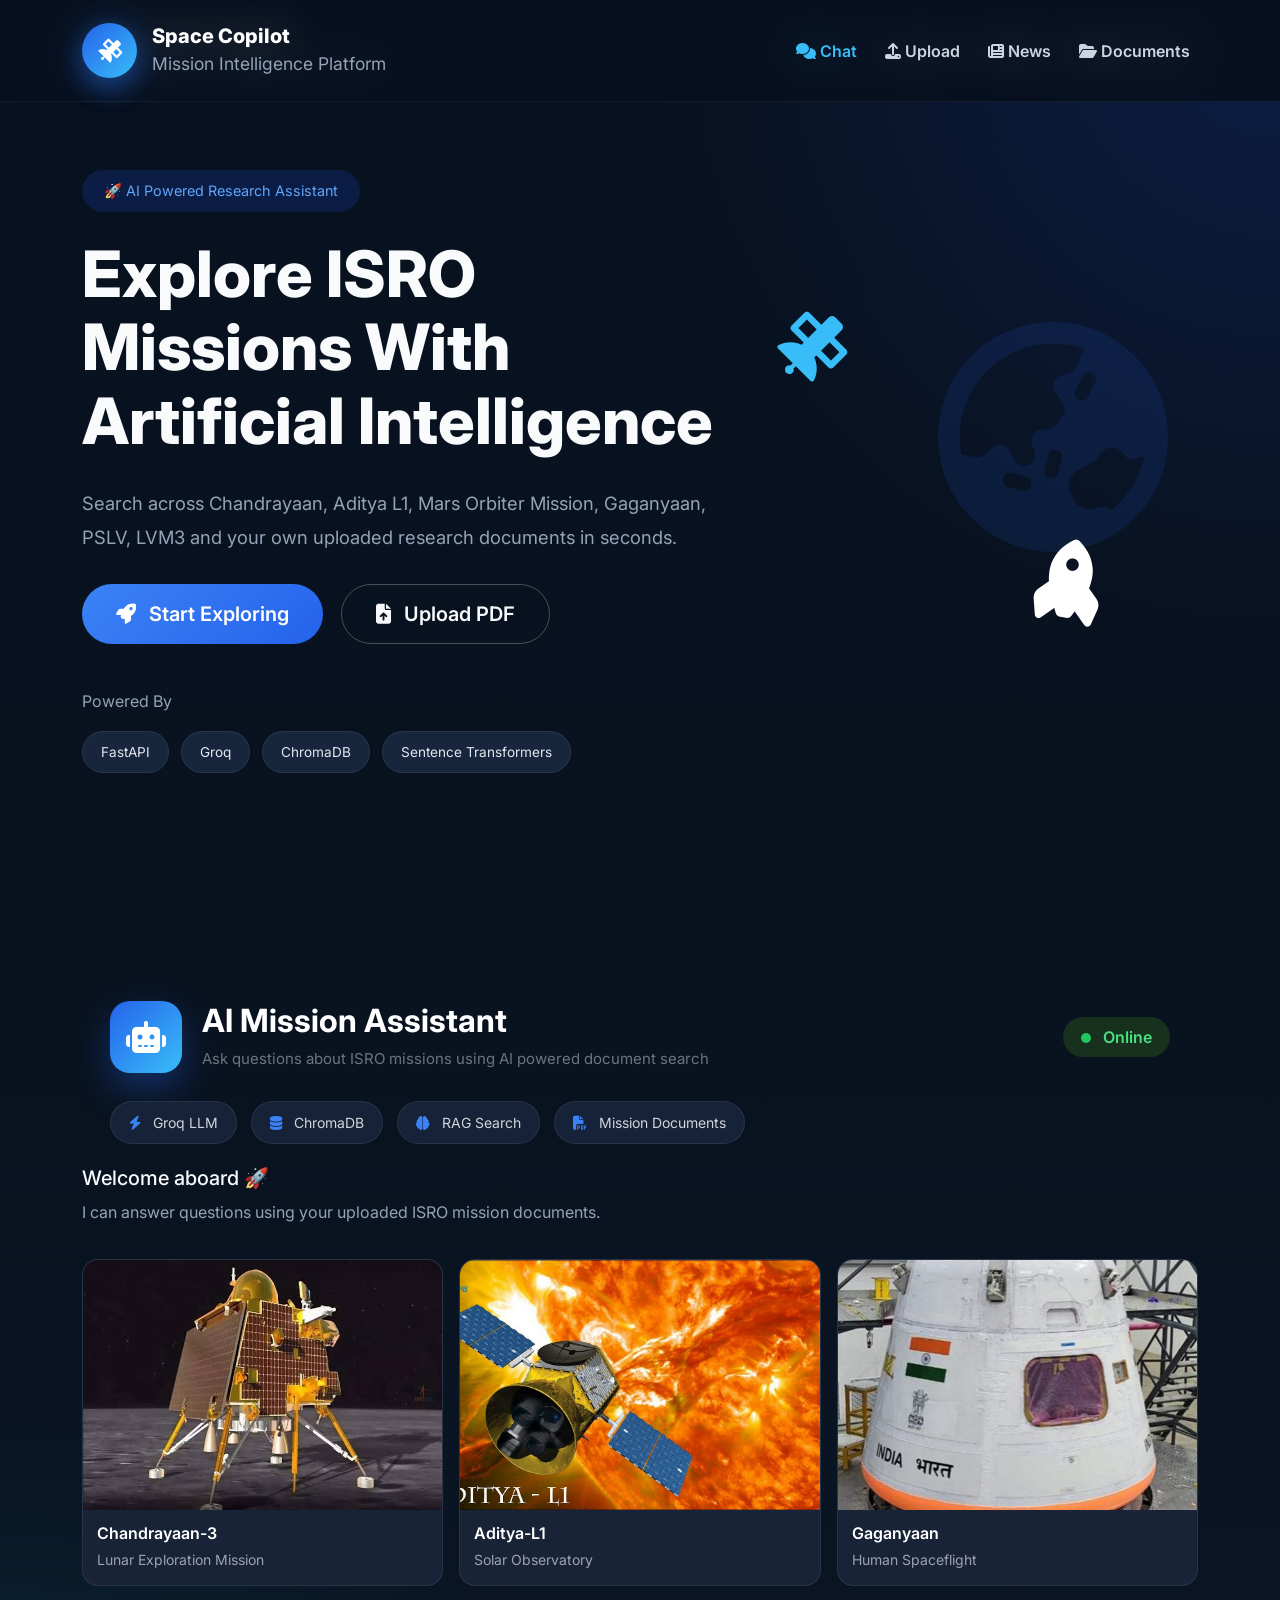
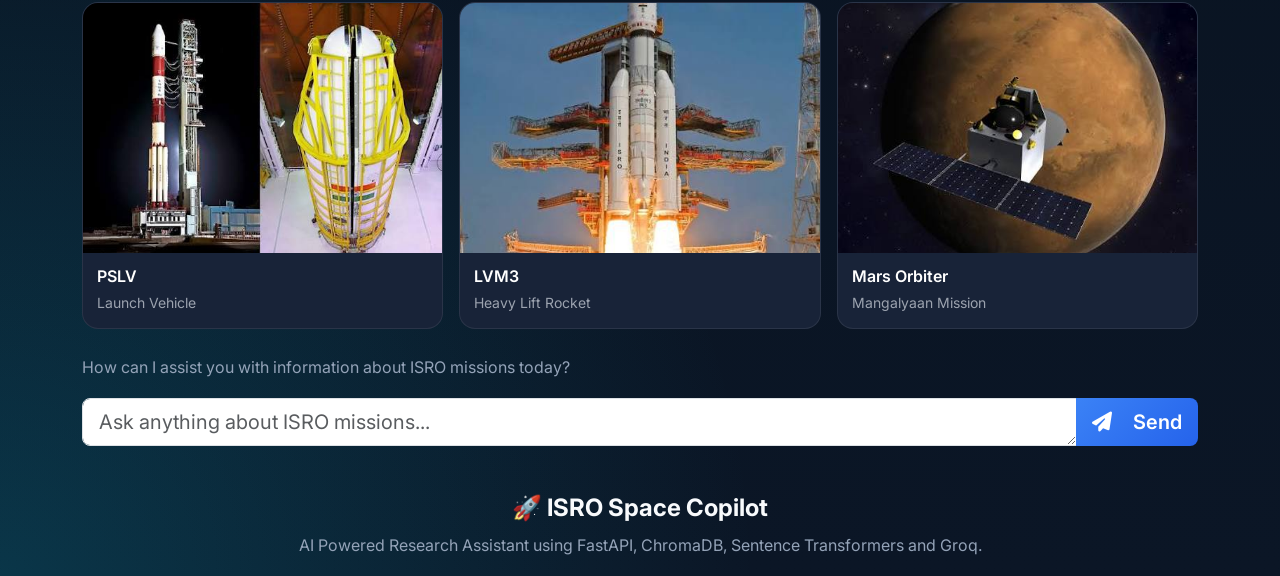
<file: frontend/index.html>
<!DOCTYPE html>
<html lang="en">

<head>

    <meta charset="UTF-8">

    <meta name="viewport"
        content="width=device-width, initial-scale=1.0">

    <title>ISRO Space Copilot</title>

    <!-- Google Font -->

    <link rel="preconnect"
        href="https://fonts.googleapis.com">

    <link rel="preconnect"
        href="https://fonts.gstatic.com"
        crossorigin>

    <link href="https://fonts.googleapis.com/css2?family=Inter:wght@300;400;500;600;700;800&display=swap"
        rel="stylesheet">

    <!-- Bootstrap -->

    <link href="https://cdn.jsdelivr.net/npm/bootstrap@5.3.3/dist/css/bootstrap.min.css"
        rel="stylesheet">

    <!-- Font Awesome -->

    <link rel="stylesheet"
        href="https://cdnjs.cloudflare.com/ajax/libs/font-awesome/6.6.0/css/all.min.css">

    <!-- Custom CSS -->

    <link rel="stylesheet"
        href="css/style.css">

</head>

<body>

<!-- ===========================
        NAVBAR
============================ -->

<nav class="navbar navbar-expand-lg fixed-top">

<div class="container">

<a class="navbar-brand" href="#">

<div class="logo-circle">

<i class="fas fa-satellite"></i>

</div>

<div>

<h5>

Space Copilot

</h5>
<small>

Mission Intelligence Platform

</small>

</div>

</a>

<button
class="navbar-toggler"
data-bs-toggle="collapse"
data-bs-target="#navMenu">

<span class="navbar-toggler-icon"></span>

</button>

<div
class="collapse navbar-collapse"
id="navMenu">

<ul class="navbar-nav ms-auto">

<li class="nav-item">

<a class="nav-link active"
href="index.html">

<i class="fas fa-comments"></i>

Chat

</a>

</li>

<li class="nav-item">

<a class="nav-link"
href="upload.html">

<i class="fas fa-upload"></i>

Upload

</a>

</li>

<li class="nav-item">

<a class="nav-link"
href="news.html">

<i class="fas fa-newspaper"></i>

News

</a>

</li>

<li class="nav-item">

<a class="nav-link"
href="documents.html">

<i class="fas fa-folder-open"></i>

Documents

</a>

</li>

</ul>

</div>

</div>

</nav>


<!-- ===========================
        HERO
============================ -->

<section class="hero">

<div class="container">

<div class="row align-items-center">

<div class="col-lg-7">

<span class="hero-tag">

🚀 AI Powered Research Assistant

</span>

<h1>

Explore ISRO Missions

With Artificial Intelligence

</h1>

<p>

Search across Chandrayaan,
Aditya L1,
Mars Orbiter Mission,
Gaganyaan,
PSLV,
LVM3 and your own uploaded
research documents in seconds.

</p>

<div class="hero-buttons">

<button class="btn btn-primary btn-lg">

<i class="fas fa-rocket me-2"></i>

Start Exploring

</button>

<a href="upload.html"
class="btn btn-outline-light btn-lg">

<i class="fas fa-file-upload me-2"></i>

Upload PDF

</a>

</div>

<div class="powered-by">

<span>

Powered By

</span>

<div class="tech">

<span>

FastAPI

</span>

<span>

Groq

</span>

<span>

ChromaDB

</span>

<span>

Sentence Transformers

</span>

</div>

</div>

</div>

<div class="col-lg-5">

<div class="hero-illustration">

<i class="fas fa-earth-asia planet"></i>

<i class="fas fa-satellite satellite"></i>

<i class="fas fa-rocket rocket"></i>

</div>

</div>

</div>

</div>

</section>


<!-- ===========================
        DASHBOARD
============================ -->


<!DOCTYPE html>
<html lang="en">

<head>

    <meta charset="UTF-8">

    <meta name="viewport"
        content="width=device-width, initial-scale=1.0">

    <title>ISRO Space Copilot</title>

    <!-- Google Font -->

    <link rel="preconnect"
        href="https://fonts.googleapis.com">

    <link rel="preconnect"
        href="https://fonts.gstatic.com"
        crossorigin>

    <link href="https://fonts.googleapis.com/css2?family=Inter:wght@300;400;500;600;700;800&display=swap"
        rel="stylesheet">

    <!-- Bootstrap -->

    <link href="https://cdn.jsdelivr.net/npm/bootstrap@5.3.3/dist/css/bootstrap.min.css"
        rel="stylesheet">

    <!-- Font Awesome -->

    <link rel="stylesheet"
        href="https://cdnjs.cloudflare.com/ajax/libs/font-awesome/6.6.0/css/all.min.css">

    <!-- Custom CSS -->

    <link rel="stylesheet"
        href="css/style.css">

</head>

<body>

<!-- ===========================
        NAVBAR
============================ -->

<nav class="navbar navbar-expand-lg fixed-top">

<div class="container">

<a class="navbar-brand" href="#">

<div class="logo-circle">

<i class="fas fa-satellite"></i>

</div>

<div>

<h5>

Space Copilot

</h5>

<small>

Mission Intelligence Platform

</small>

</div>

</a>

<button
class="navbar-toggler"
data-bs-toggle="collapse"
data-bs-target="#navMenu">

<span class="navbar-toggler-icon"></span>

</button>

<div
class="collapse navbar-collapse"
id="navMenu">

<ul class="navbar-nav ms-auto">

<li class="nav-item">

<a class="nav-link active"
href="index.html">

<i class="fas fa-comments"></i>

Chat

</a>

</li>

<li class="nav-item">

<a class="nav-link"
href="upload.html">

<i class="fas fa-upload"></i>

Upload

</a>

</li>

<li class="nav-item">

<a class="nav-link"
href="news.html">

<i class="fas fa-newspaper"></i>

News

</a>

</li>

<li class="nav-item">

<a class="nav-link"
href="documents.html">

<i class="fas fa-folder-open"></i>

Documents

</a>

</li>

</ul>

</div>

</div>

</nav>



<!-- ===========================
        CHAT SECTION
============================ -->

<section class="chat-section pb-5">

    <div class="container">

        <div class="chat-card mb-4">

            <div class="chat-header">

    <div class="header-left">

        <div class="assistant-icon">

            <i class="fas fa-robot"></i>

        </div>

        <div>

            <h2 class="mb-1">

                AI Mission Assistant

            </h2>

            <p class="mb-0 text-secondary">

                Ask questions about ISRO missions using AI powered document search

            </p>

        </div>

    </div>

    <div class="header-right">

        <span class="status-badge">

            <span class="status-dot"></span>

            Online

        </span>

    </div>

</div>

<div class="technology-strip">

    <div class="tech-item">

        <i class="fa-solid fa-bolt"></i>

        Groq LLM

    </div>

    <div class="tech-item">

        <i class="fa-solid fa-database"></i>

        ChromaDB

    </div>

    <div class="tech-item">

        <i class="fa-solid fa-brain"></i>

        RAG Search

    </div>

    <div class="tech-item">

        <i class="fa-solid fa-file-pdf"></i>

        Mission Documents

    </div>

</div>

            <!-- KEEP THIS ID -->

            <div
                id="chatWindow"
                class="chat-body">



                    <div class="message-content">

                        <h5>

                            Welcome aboard 🚀

                        </h5>

                        <p>

                            I can answer questions using your uploaded ISRO mission documents.

                        </p>
                        <!-- KEEP THIS ID -->

            

       

                        <!-- <div class="welcome-grid">

                            <span>🌙 Chandrayaan-3</span>

                            <span>☀ Aditya-L1</span>

                            <span>🚀 PSLV</span>

                            <span>👨‍🚀 Gaganyaan</span>

                            <span>🪐 Mars Orbiter</span>

                            <span>🛰 LVM3</span>

                        </div> -->
                        <div class="row g-3 mt-3">

    <div class="col-md-4 col-sm-6">

        <div class="mission-card">

            <img src="assets/images/chandrayaan-3.jpg"
                class="img-fluid rounded-top"
                alt="Chandrayaan-3">

            <div class="mission-card-body">

                <h6>Chandrayaan-3</h6>

                <small>Lunar Exploration Mission</small>

            </div>

        </div>

    </div>

    <div class="col-md-4 col-sm-6">

        <div class="mission-card">

            <img src="assets/images/adityaL1.jpeg"
                class="img-fluid rounded-top"
                alt="Aditya-L1">

            <div class="mission-card-body">

                <h6>Aditya-L1</h6>

                <small>Solar Observatory</small>

            </div>

        </div>

    </div>

    <div class="col-md-4 col-sm-6">

        <div class="mission-card">

            <img src="assets/images/gaganyaan.jpg"
                class="img-fluid rounded-top"
                alt="Gaganyaan">

            <div class="mission-card-body">

                <h6>Gaganyaan</h6>

                <small>Human Spaceflight</small>

            </div>

        </div>

    </div>

    <div class="col-md-4 col-sm-6">

        <div class="mission-card">

            <img src="assets/images/pslv.jpg"
                class="img-fluid rounded-top"
                alt="PSLV">

            <div class="mission-card-body">

                <h6>PSLV</h6>

                <small>Launch Vehicle</small>

            </div>

        </div>

    </div>

    <div class="col-md-4 col-sm-6">

        <div class="mission-card">

            <img src="assets/images/lvm3.jpg"
                class="img-fluid rounded-top"
                alt="LVM3">

            <div class="mission-card-body">

                <h6>LVM3</h6>

                <small>Heavy Lift Rocket</small>

            </div>

        </div>

    </div>

    <div class="col-md-4 col-sm-6">

        <div class="mission-card">

            <img src="assets/images/mars_orbitor.jpg"
                class="img-fluid rounded-top"
                alt="Mars Orbiter Mission">

            <div class="mission-card-body">

                <h6>Mars Orbiter</h6>

                <small>Mangalyaan Mission</small>

            </div>

        </div>

    </div>

</div>
                   </div>
                </div>

            </div>

            <!-- KEEP THIS ID -->
<div class="message-content">
    
        <p>
            How can I assist you with information about ISRO missions today?
        </p>
</div>
          <!-- KEEP THIS ID -->

            <div
                id="typingIndicator"
                class="typing-container d-none ">

                <div class="typing">

                    <span></span>

                    <span></span>

                    <span></span>

                </div>

            </div>
               <div class="chat-footer">

                <div class="input-group input-group-lg">

                    <!-- KEEP THIS ID -->

                    <textarea
                        id="query"
                        class="form-control"
                        rows="1"
                        placeholder="Ask anything about ISRO missions..."></textarea>

                    <!-- KEEP THIS ID -->

                    <button
                        id="sendBtn"
                        class="btn btn-primary">

                        <i class="fas fa-paper-plane me-3"></i>

                        Send

                    </button>

                </div>

            </div> 

        </div>

    </div>

</section>


<!-- ===========================
        FOOTER
============================ -->

<footer class="footer">

    <div class="container text-center">

        <h4>

            🚀 ISRO Space Copilot

        </h4>

        <p>

            AI Powered Research Assistant using FastAPI, ChromaDB, Sentence Transformers and Groq.

        </p>

        <small>

            <!-- Built for Bharatiya Antariksh Hackathon 2026 -->

        </small>

    </div>

</footer>


<script src="https://cdn.jsdelivr.net/npm/bootstrap@5.3.3/dist/js/bootstrap.bundle.min.js"></script>

<script src="js/chat.js"></script>

</body>

</html>
</file>
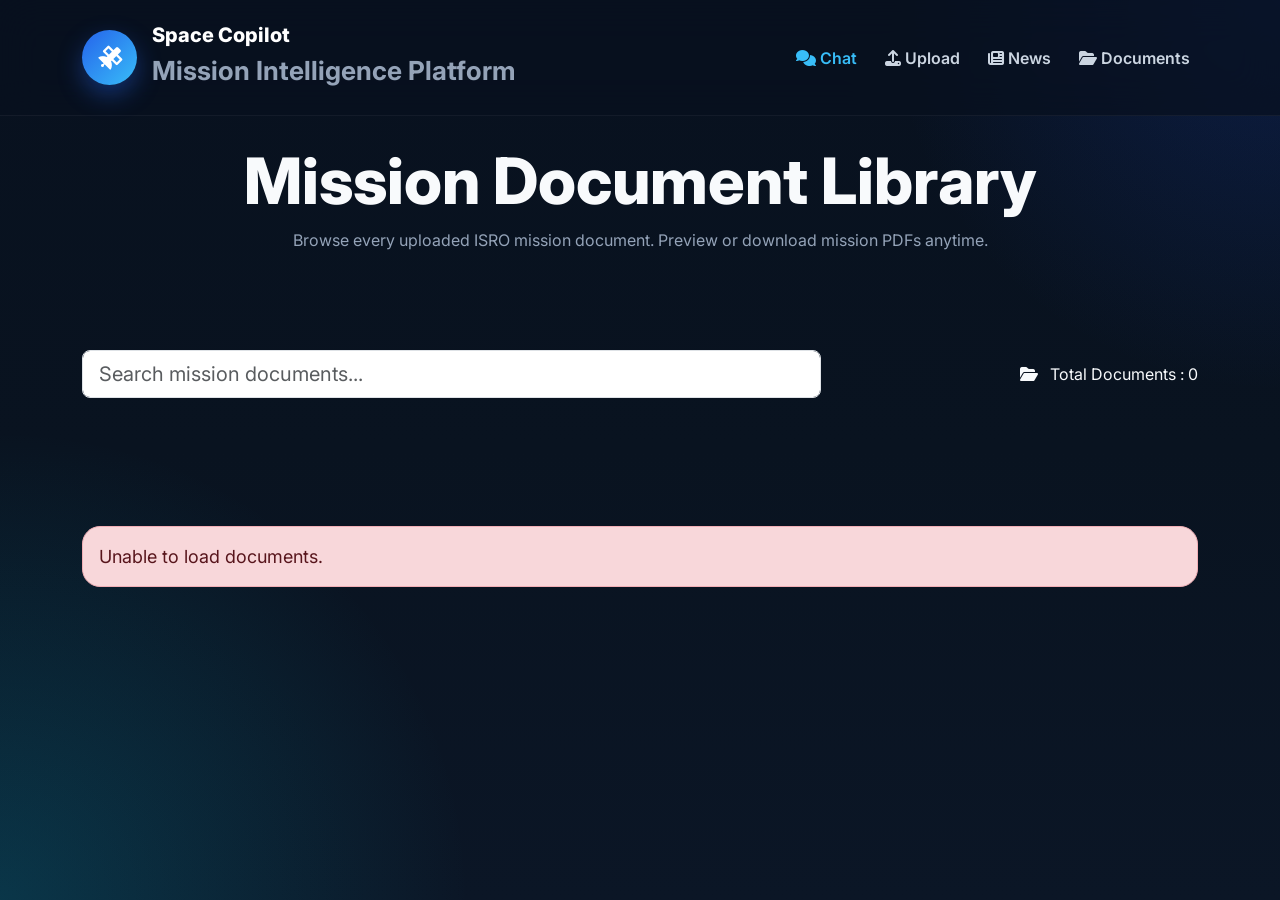
<file: frontend/documents.html>
<!DOCTYPE html>
<html lang="en">

<head>

    <meta charset="UTF-8">

    <meta name="viewport"
        content="width=device-width, initial-scale=1.0">

    <title>Mission Documents | Space Copilot</title>

    <!-- Bootstrap -->

    <link href="https://cdn.jsdelivr.net/npm/bootstrap@5.3.3/dist/css/bootstrap.min.css"
        rel="stylesheet">

    <!-- Font Awesome -->

    <link rel="stylesheet"
        href="https://cdnjs.cloudflare.com/ajax/libs/font-awesome/6.6.0/css/all.min.css">

    <!-- CSS -->

    <link rel="stylesheet"
        href="css/documents.css">
        <link rel="stylesheet" href="css/style.css">

</head>

<body>

<!-- ===========================
        NAVBAR
============================ -->

<nav class="navbar navbar-expand-lg fixed-top">

<div class="container">

<a class="navbar-brand" href="#">

<div class="logo-circle">

<i class="fas fa-satellite"></i>

</div>

<div>

<h5>

Space Copilot

</h5>
<small>

Mission Intelligence Platform

</small>

</div>

</a>

<button
class="navbar-toggler"
data-bs-toggle="collapse"
data-bs-target="#navMenu">

<span class="navbar-toggler-icon"></span>

</button>

<div
class="collapse navbar-collapse"
id="navMenu">

<ul class="navbar-nav ms-auto">

<li class="nav-item">

<a class="nav-link active"
href="index.html">

<i class="fas fa-comments"></i>

Chat

</a>

</li>

<li class="nav-item">

<a class="nav-link"
href="upload.html">

<i class="fas fa-upload"></i>

Upload

</a>

</li>

<li class="nav-item">

<a class="nav-link"
href="news.html">

<i class="fas fa-newspaper"></i>

News

</a>

</li>

<li class="nav-item">

<a class="nav-link"
href="documents.html">

<i class="fas fa-folder-open"></i>

Documents

</a>

</li>

</ul>

</div>

</div>

</nav>

    <!-- ==========================
            HERO
    =========================== -->

    <section class="hero-section">

        <div class="container">

            <div class="row justify-content-center">

                <div class="col-lg-9 text-center">

                    <h1 class="hero-title" style="margin-top: 4rem !important;">

                        Mission Document Library

                    </h1>

                    <p class="hero-subtitle">

                        Browse every uploaded ISRO mission document.
                        Preview or download mission PDFs anytime.

                    </p>

                </div>

            </div>

        </div>

    </section>

    <!-- ==========================
            SEARCH
    =========================== -->

    <section class="search-section mb-5" style="padding:0px !important;">

        <div class="container">

            <div class="row align-items-center g-3">

                <div class="col-lg-8">

                    <input
                        id="searchInput"
                        type="text"
                        class="form-control form-control-lg"
                        placeholder="Search mission documents...">

                </div>

                <div class="col-lg-4 text-lg-end text-center">

                    <div class="document-count">

                        <i class="fas fa-folder-open me-2"></i>

                        Total Documents :

                        <span id="totalDocuments">

                            0

                        </span>

                    </div>

                </div>

            </div>

        </div>

    </section>

    <!-- ==========================
            DOCUMENTS
    =========================== -->

    <section class="documents-section pb-5">

        <div class="container">

            <div
                id="documentsContainer"
                class="row g-4">

                <!-- Loading -->

                <div class="col-12 text-center py-5">

                    <div class="spinner-border text-primary"
                        role="status">

                    </div>

                    <p class="mt-3">

                        Loading mission documents...

                    </p>

                </div>

            </div>

        </div>

    </section>

    <!-- Bootstrap -->

    <script src="https://cdn.jsdelivr.net/npm/bootstrap@5.3.3/dist/js/bootstrap.bundle.min.js"></script>

    <!-- JS -->

    <script src="js/documents.js"></script>

</body>

</html>
</file>
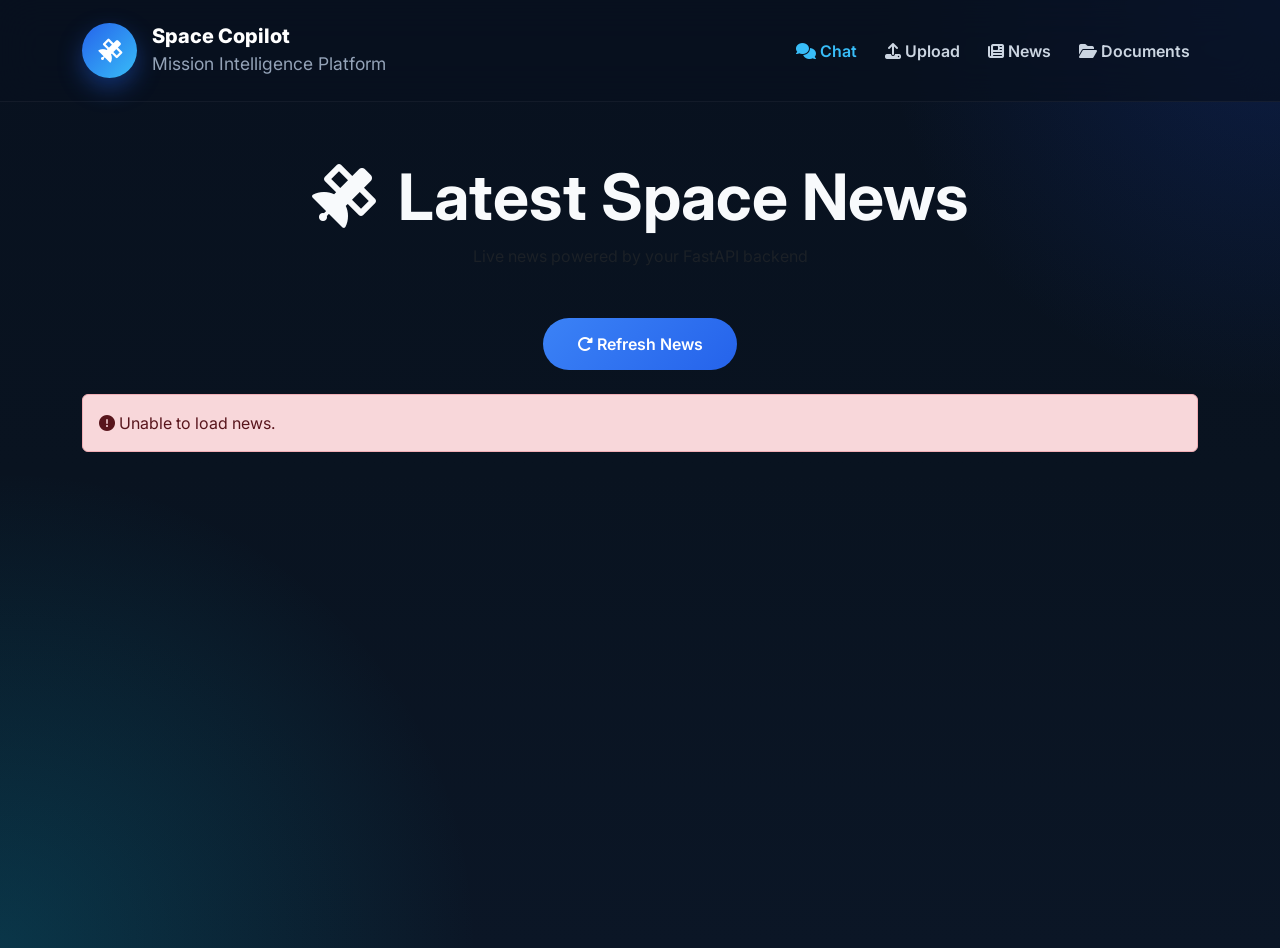
<file: frontend/news.html>
<!DOCTYPE html>
<html lang="en">

<head>

    <meta charset="UTF-8">
    <meta name="viewport" content="width=device-width, initial-scale=1.0">

    <title>Space News | Space Copilot</title>

    <link href="https://cdn.jsdelivr.net/npm/bootstrap@5.3.3/dist/css/bootstrap.min.css" rel="stylesheet">

    <link rel="stylesheet"
        href="https://cdnjs.cloudflare.com/ajax/libs/font-awesome/6.5.2/css/all.min.css">

    <link rel="stylesheet" href="css/style.css">
<style>
    .card{
    background:#1f2937;
    color:white;
}

.fw-bold {
    margin-top: 4rem !important;
}


    </style>
</head>

<body>
<!-- ===========================
        NAVBAR
============================ -->

<nav class="navbar navbar-expand-lg fixed-top">

<div class="container">

<a class="navbar-brand" href="#">

<div class="logo-circle">

<i class="fas fa-satellite"></i>

</div>

<div>

<h5>

Space Copilot

</h5>
<small>

Mission Intelligence Platform

</small>

</div>

</a>

<button
class="navbar-toggler"
data-bs-toggle="collapse"
data-bs-target="#navMenu">

<span class="navbar-toggler-icon"></span>

</button>

<div
class="collapse navbar-collapse"
id="navMenu">

<ul class="navbar-nav ms-auto">

<li class="nav-item">

<a class="nav-link active"
href="index.html">

<i class="fas fa-comments"></i>

Chat

</a>

</li>

<li class="nav-item">

<a class="nav-link"
href="upload.html">

<i class="fas fa-upload"></i>

Upload

</a>

</li>

<li class="nav-item">

<a class="nav-link"
href="news.html">

<i class="fas fa-newspaper"></i>

News

</a>

</li>

<li class="nav-item">

<a class="nav-link"
href="documents.html">

<i class="fas fa-folder-open"></i>

Documents

</a>

</li>

</ul>

</div>

</div>

</nav>


<div class="container py-5 mt-5">

    <div class="text-center mb-5">

        <h1 class="fw-bold">

            <i class="fas fa-satellite me-2"></i>

            Latest Space News

        </h1>

        <p class="text-muted">

            Live news powered by your FastAPI backend

        </p>

    </div>

    <div class="text-center mb-4">

        <button class="btn btn-primary" onclick="loadNews()">

            <i class="fas fa-rotate-right"></i>

            Refresh News

        </button>

    </div>

    <div id="loading" class="text-center">

        <div class="spinner-border text-primary"></div>

        <p class="mt-3">

            Loading latest space news...

        </p>

    </div>

    <div id="newsContainer" class="row g-4"></div>

</div>

<script src="js/news.js"></script>

</body>

</html>
</file>
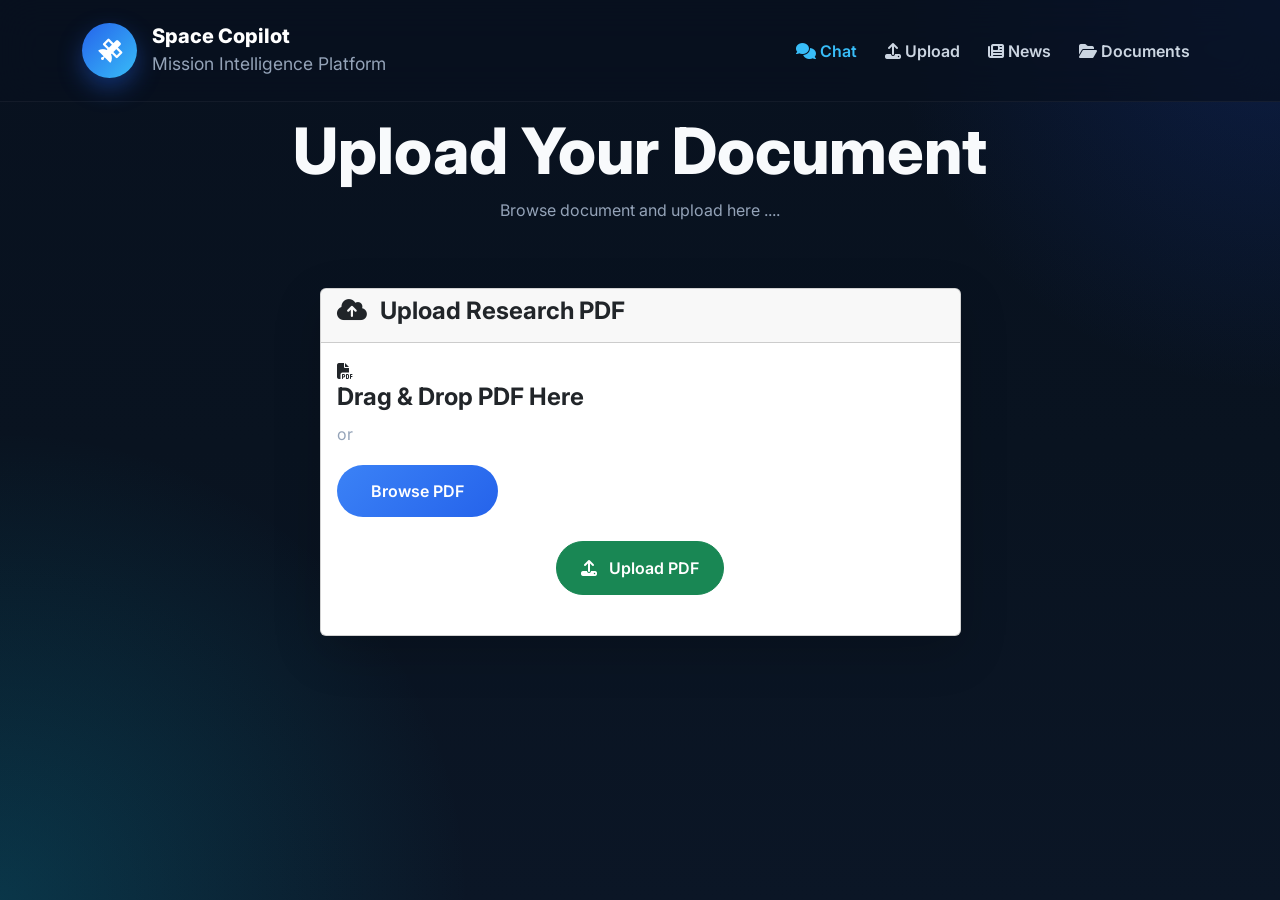
<file: frontend/upload.html>
<!DOCTYPE html>
<html lang="en">

<head>

    <meta charset="UTF-8">
    <meta name="viewport" content="width=device-width, initial-scale=1">

    <title>Upload PDF | ISRO Space Copilot</title>

    <!-- Bootstrap -->

    <link href="https://cdn.jsdelivr.net/npm/bootstrap@5.3.3/dist/css/bootstrap.min.css"
        rel="stylesheet">

    <!-- Font Awesome -->

    <link rel="stylesheet"
        href="https://cdnjs.cloudflare.com/ajax/libs/font-awesome/6.6.0/css/all.min.css">

    <!-- CSS -->

    <link rel="stylesheet" href="css/style.css">
    <style>
        .mt-5 {
    margin-top: 6rem !important;
}
    </style>

</head>

<body>
<!-- ===========================
        NAVBAR
============================ -->

<nav class="navbar navbar-expand-lg fixed-top mb-4">

<div class="container">

<a class="navbar-brand" href="#">

<div class="logo-circle">

<i class="fas fa-satellite"></i>

</div>

<div>

<h5>

Space Copilot

</h5>
<small>

Mission Intelligence Platform

</small>

</div>

</a>

<button
class="navbar-toggler"
data-bs-toggle="collapse"
data-bs-target="#navMenu">

<span class="navbar-toggler-icon"></span>

</button>

<div
class="collapse navbar-collapse"
id="navMenu">

<ul class="navbar-nav ms-auto">

<li class="nav-item">

<a class="nav-link active"
href="index.html">

<i class="fas fa-comments"></i>

Chat

</a>

</li>

<li class="nav-item">

<a class="nav-link"
href="upload.html">

<i class="fas fa-upload"></i>

Upload

</a>

</li>

<li class="nav-item">

<a class="nav-link"
href="news.html">

<i class="fas fa-newspaper"></i>

News

</a>

</li>

<li class="nav-item">

<a class="nav-link"
href="documents.html">

<i class="fas fa-folder-open"></i>

Documents

</a>

</li>

</ul>

</div>

</div>

</nav>
    <!-- ==========================
            HERO
    =========================== -->

    <section class="hero-section" style="padding: 50px 0px 0px 0px !important;">

        <div class="container">

            <div class="row justify-content-center">

                <div class="col-lg-9 text-center">

                    <h1 class="hero-title" style="margin-top: 4rem !important;">

                        Upload Your Document 

                    </h1>

                    <p class="hero-subtitle">

                    Browse document and upload here ....

                    </p>

                </div>

            </div>

        </div>

    </section>
    <!-- Upload Card -->

    <div class="container py-5">

        <div class="row justify-content-center">

            <div class="col-lg-7">

                <div class="card shadow-lg">

                    <div class="card-header">

                        <h4>

                            <i class="fas fa-cloud-upload-alt me-2"></i>

                            Upload Research PDF

                        </h4>

                    </div>

                    <div class="card-body">

                        <div id="dropArea"
                            class="upload-box">

                            <i class="fas fa-file-pdf upload-icon"></i>

                            <h4>

                                Drag & Drop PDF Here

                            </h4>

                            <p>

                                or

                            </p>

                            <button
                                class="btn btn-primary"
                                id="browseBtn">

                                Browse PDF

                            </button>

                            <input
                                type="file"
                                id="pdfFile"
                                accept=".pdf"
                                hidden>

                        </div>

                        <div class="mt-4 text-center">

                            <button
                                class="btn btn-success px-4"
                                id="uploadBtn">

                                <i class="fas fa-upload me-2"></i>

                                Upload PDF

                            </button>

                        </div>

                        <div
                            class="text-center mt-4 d-none"
                            id="loader">

                            <div class="spinner-border text-info"></div>

                            <p class="mt-2">

                                Uploading PDF...

                            </p>

                        </div>

                        <div
                            class="mt-4"
                            id="result">

                        </div>

                    </div>

                </div>

            </div>

        </div>

    </div>

<script src="js/upload.js"></script>

</body>

</html>
</file>
<file: frontend/css/style.css>
/* ==========================================
   GOOGLE FONT
========================================== */

@import url('https://fonts.googleapis.com/css2?family=Inter:wght@300;400;500;600;700;800;900&display=swap');

/* ==========================================
   ROOT VARIABLES
========================================== */

:root{

    --bg:#08111f;
    --bg2:#0f172a;

    --card:#111c2e;
    --card2:#17253d;

    --primary:#3b82f6;
    --primary-dark:#2563eb;

    --cyan:#38bdf8;
    --green:#22c55e;
    --orange:#fb923c;

    --text:#f8fafc;
    --muted:#94a3b8;

    --border:rgba(255,255,255,.08);

    --shadow:0 15px 45px rgba(0,0,0,.35);

    --radius:22px;

}

/* ==========================================
   RESET
========================================== */

*{

    margin:0;

    padding:0;

    box-sizing:border-box;

}

html{

    scroll-behavior:smooth;

}

body{

    font-family:"Inter",sans-serif;

    background:

    radial-gradient(circle at top right,#1d4ed833 0%,transparent 25%),

    radial-gradient(circle at bottom left,#06b6d433 0%,transparent 30%),

    linear-gradient(180deg,#08111f,#091320,#0b1626);

    color:var(--text);

    min-height:100vh;

    overflow-x:hidden;
}
.mission-card{
    background:#182338;
    border:1px solid rgba(255,255,255,.08);
    border-radius:16px;
    overflow:hidden;
    transition:.35s ease;
    cursor:pointer;
    height:100%;
}

.mission-card:hover{
    transform:translateY(-6px);
    border-color:#3b82f6;
    box-shadow:0 15px 35px rgba(59,130,246,.25);
}

.mission-card img{
    width:100%;
    height:250px;
    object-fit:cover;
}

.mission-card-body{
    padding:14px;
}

.mission-card-body h6{
    color:#fff;
    margin-bottom:4px;
    font-weight:600;
}

.mission-card-body small{
    color:#9ca3af;
}
.chat-header{

    display:flex;

    justify-content:space-between;

    align-items:center;

    padding:28px;

}

.header-left{

    display:flex;

    align-items:center;

    gap:20px;

}

.assistant-icon{

    width:72px;

    height:72px;

    border-radius:20px;

    background:linear-gradient(135deg,#2563eb,#38bdf8);

    display:flex;

    align-items:center;

    justify-content:center;

    font-size:32px;

    color:white;

    box-shadow:0 15px 35px rgba(37,99,235,.35);

}

.header-left h2{

    color:white;

    font-weight:700;

}

.header-left p{

    font-size:15px;

}

.technology-strip{

    display:flex;

    flex-wrap:wrap;

    gap:14px;

    padding:0 28px 22px;

}

.tech-item{

    padding:10px 18px;

    border-radius:50px;

    background:#162238;

    border:1px solid rgba(255,255,255,.08);

    color:#d1d5db;

    font-size:14px;

}

.tech-item i{

    color:#3b82f6;

    margin-right:8px;

}

.status-badge{

    background:#17311e;

    color:#4ade80;

    padding:10px 18px;

    border-radius:30px;

    font-weight:600;

}

.status-dot{

    width:10px;

    height:10px;

    display:inline-block;

    background:#22c55e;

    border-radius:50%;

    margin-right:8px;

    animation:pulse 1.5s infinite;

}

@keyframes pulse{

0%{opacity:1;}

50%{opacity:.3;}

100%{opacity:1;}

}
.dashboard{

    padding-top:60px;

}

.dashboard-card{

    background:#172033;

    border:1px solid rgba(255,255,255,.08);

    border-radius:20px;

    padding:28px;

    display:flex;

    align-items:center;

    gap:20px;

    transition:.35s;

    height:100%;

}

.dashboard-card:hover{

    transform:translateY(-8px);

    border-color:#3b82f6;

    box-shadow:0 18px 40px rgba(59,130,246,.25);

}

.card-icon{

    width:70px;

    height:70px;

    border-radius:18px;

    display:flex;

    justify-content:center;

    align-items:center;

    font-size:28px;

    color:#fff;

}

.blue{

    background:linear-gradient(135deg,#2563eb,#60a5fa);

}

.green{

    background:linear-gradient(135deg,#16a34a,#4ade80);

}

.orange{

    background:linear-gradient(135deg,#ea580c,#fb923c);

}

.cyan{

    background:linear-gradient(135deg,#0891b2,#22d3ee);

}

.card-info span{

    color:#9ca3af;

    font-size:15px;

}

.card-info h2{

    color:#fff;

    margin-top:8px;

    font-weight:700;

}
/* ==========================================
   SCROLLBAR
========================================== */

::-webkit-scrollbar{

    width:10px;

}

::-webkit-scrollbar-track{

    background:#08111f;

}

::-webkit-scrollbar-thumb{

    background:#27436e;

    border-radius:30px;

}

::-webkit-scrollbar-thumb:hover{

    background:#3b82f6;

}

/* ==========================================
   LINKS
========================================== */

a{

    text-decoration:none;

    color:inherit;

}

/* ==========================================
   HEADINGS
========================================== */

h1{

    font-size:4rem;

    font-weight:800;

    line-height:1.15;

}

h2{

    font-weight:700;

}

h3{

    font-weight:700;

}

h4{

    font-weight:700;

}

p{

    color:var(--muted);

    line-height:1.8;

}

/* ==========================================
   SECTION SPACING
========================================== */

section{

    padding:80px 0;

}

.section-title h2{

    font-size:2.4rem;

    margin-bottom:15px;

}

.section-title p{

    max-width:700px;

    margin:auto;

}

/* ==========================================
   BUTTONS
========================================== */

.btn{

    border-radius:50px;

    padding:14px 34px;

    font-weight:600;

    transition:.35s;

}

.btn-primary{

    background:linear-gradient(135deg,#3b82f6,#2563eb);

    border:none;

}

.btn-primary:hover{

    transform:translateY(-4px);

    box-shadow:0 15px 35px rgba(37,99,235,.45);

}

.btn-outline-light{

    border:1px solid rgba(255,255,255,.25);

}

.btn-outline-light:hover{

    background:white;

    color:#111;

}

/* ==========================================
   NAVBAR
========================================== */

.navbar{

    backdrop-filter:blur(20px);

    background:rgba(8,17,31,.70);

    border-bottom:1px solid rgba(255,255,255,.05);

    padding:18px 0;

}

.navbar-brand{

    display:flex;

    align-items:center;

    gap:15px;

}

.logo-circle{

    width:55px;

    height:55px;

    border-radius:50%;

    background:linear-gradient(135deg,#2563eb,#38bdf8);

    display:flex;

    justify-content:center;

    align-items:center;

    font-size:24px;

    color:white;

    box-shadow:0 10px 25px rgba(37,99,235,.4);

}

.navbar-brand h5{

    margin:0;

    font-weight:800;

    color:white;

}

.navbar-brand small{

    color:var(--muted);

}

.nav-link{

    color:#cbd5e1!important;

    margin-left:12px;

    font-weight:600;

    transition:.3s;

}

.nav-link:hover{

    color:white!important;

}

.nav-link.active{

    color:#38bdf8!important;

}

/* ==========================================
   HERO
========================================== */

.hero{

    padding-top:170px;

    padding-bottom:120px;

}

.hero-tag{

    display:inline-block;

    background:#1d4ed833;

    color:#60a5fa;

    padding:10px 22px;

    border-radius:50px;

    margin-bottom:25px;

    font-size:.9rem;

}

.hero p{

    font-size:1.15rem;

    margin:30px 0;

}

.hero-buttons{

    display:flex;

    gap:18px;

    flex-wrap:wrap;

}

.powered-by{

    margin-top:45px;

}

.powered-by span{

    color:#94a3b8;

}

.tech{

    display:flex;

    gap:12px;

    margin-top:18px;

    flex-wrap:wrap;

}

.tech span{

    background:#17253d;

    border:1px solid rgba(255,255,255,.08);

    padding:10px 18px;

    border-radius:50px;

    color:#e2e8f0;

    font-size:.85rem;

}

/* ==========================================
   HERO ILLUSTRATION
========================================== */

.hero-illustration{

    position:relative;

    height:420px;

}

.planet{

    position:absolute;

    font-size:230px;

    color:#2563eb;

    right:30px;

    top:60px;

    opacity:.12;

}

.satellite{

    position:absolute;

    font-size:70px;

    color:#38bdf8;

    left:30px;

    top:50px;

    animation:float 5s ease-in-out infinite;

}

.rocket{

    position:absolute;

    font-size:80px;

    color:white;

    right:90px;

    bottom:50px;

    transform:rotate(-35deg);

    animation:float 4s ease-in-out infinite;

}

@keyframes float{

    0%{

        transform:translateY(0px);

    }

    50%{

        transform:translateY(-15px);

    }

    100%{

        transform:translateY(0px);

    }

}
</file>
<file: frontend/css/documents.css>
/* ==========================
   Google Font
========================== */

@import url('https://fonts.googleapis.com/css2?family=Inter:wght@300;400;500;600;700;800&display=swap');

/* ==========================
   Global
========================== */

*{
    margin:0;
    padding:0;
    box-sizing:border-box;
    font-family:'Inter',sans-serif;
}

body{

    background:linear-gradient(135deg,#07111f,#09192d,#0b2333);
    color:#fff;
    min-height:100vh;

}

/* ==========================
   Navbar
========================== */

.navbar{

    background:#081221;
    border-bottom:1px solid rgba(255,255,255,.08);
    padding:18px 0;

}

.navbar-brand{

    font-size:30px;
    font-weight:700;

}

.nav-link{

    color:#bfc9d6!important;
    font-weight:600;
    margin-left:20px;
    transition:.3s;

}

.nav-link:hover{

    color:#2ea8ff!important;

}

.nav-link.active{

    color:#2ea8ff!important;

}

/* ==========================
   Hero
========================== */

.hero{

    padding:80px 0 40px;

}

.hero h1{

    font-size:68px;
    font-weight:800;
    margin-bottom:15px;

}

.hero p{

    font-size:22px;
    color:#9db2c8;

}

/* ==========================
   Search
========================== */

#searchBox{

    height:60px;
    border-radius:15px;
    border:none;
    font-size:20px;
    padding-left:22px;
    background:#ffffff;
    box-shadow:0 10px 25px rgba(0,0,0,.25);

}

#documentCount{

    color:#2ea8ff;

}

/* ==========================
   Cards
========================== */

.document-card{

    background:rgba(255,255,255,.05);
    border:1px solid rgba(255,255,255,.08);
    border-radius:22px;
    /* padding:15px; */
    transition:.35s;
    backdrop-filter:blur(18px);
    height:100%;

}

.document-card:hover{

    transform:translateY(-8px);
    border-color:#2ea8ff;
    box-shadow:0 20px 50px rgba(0,180,255,.25);

}
.document-content{
    padding:12px;
}
/* ==========================
   PDF Icon
========================== */

.pdf-icon{

    width:85px;
    height:85px;
    object-fit:contain;
    display:block;
    margin:0 auto 25px;

}

/* ==========================
   Title
========================== */

.document-card h4{

    font-size:26px;
    font-weight:700;
    margin-bottom:12px;
    min-height:25px;

    display:-webkit-box;
    -webkit-line-clamp:2;
    -webkit-box-orient:vertical;
    overflow:hidden;

}

.document-card p{

    color:#9db2c8;
    font-size:18px;
    margin-bottom:18px;

}

/* ==========================
   Badge
========================== */

.badge{

    font-size:14px;
    padding:9px 18px;
    border-radius:40px;

}

/* ==========================
   Buttons
========================== */

.btn{

    border-radius:50px;
    font-weight:600;
    padding:12px;
    transition:.3s;

}

.btn-outline-info{

    border:2px solid #00c6ff;
    color:#00c6ff;

}

.btn-outline-info:hover{

    background:#00c6ff;
    color:#fff;

}

.btn-primary{

    border:none;
    background:linear-gradient(90deg,#3b82f6,#2563eb);

}

.btn-primary:hover{

    transform:scale(1.03);
    box-shadow:0 10px 25px rgba(59,130,246,.45);

}

/* ==========================
   Loading
========================== */

.spinner-border{

    width:60px;
    height:60px;

}

/* ==========================
   Empty State
========================== */

.alert{

    border-radius:18px;
    font-size:18px;

}

/* ==========================
   Scrollbar
========================== */

::-webkit-scrollbar{

    width:10px;

}

::-webkit-scrollbar-thumb{

    background:#2575fc;
    border-radius:50px;

}

::-webkit-scrollbar-track{

    background:#081221;

}

/* ==========================
   Responsive
========================== */

@media(max-width:992px){

.hero h1{

    font-size:48px;

}

.hero p{

    font-size:18px;

}

.document-card{

    padding:12px;

}

}

@media(max-width:768px){

.hero{

    text-align:center;

}

.hero h1{

    font-size:38px;

}

#searchBox{

    margin-bottom:20px;

}
.document-card{

    background:#1b2437;
    border-radius:20px;
    overflow:hidden;     /* IMPORTANT */
    height:100%;
    display:flex;
    flex-direction:column;

}
}
.document-image{

    width:100%;
border-radius: 20px 20px 0px 0px;
    height:300px;

    object-fit:cover;

    display:block;

}
</file>
